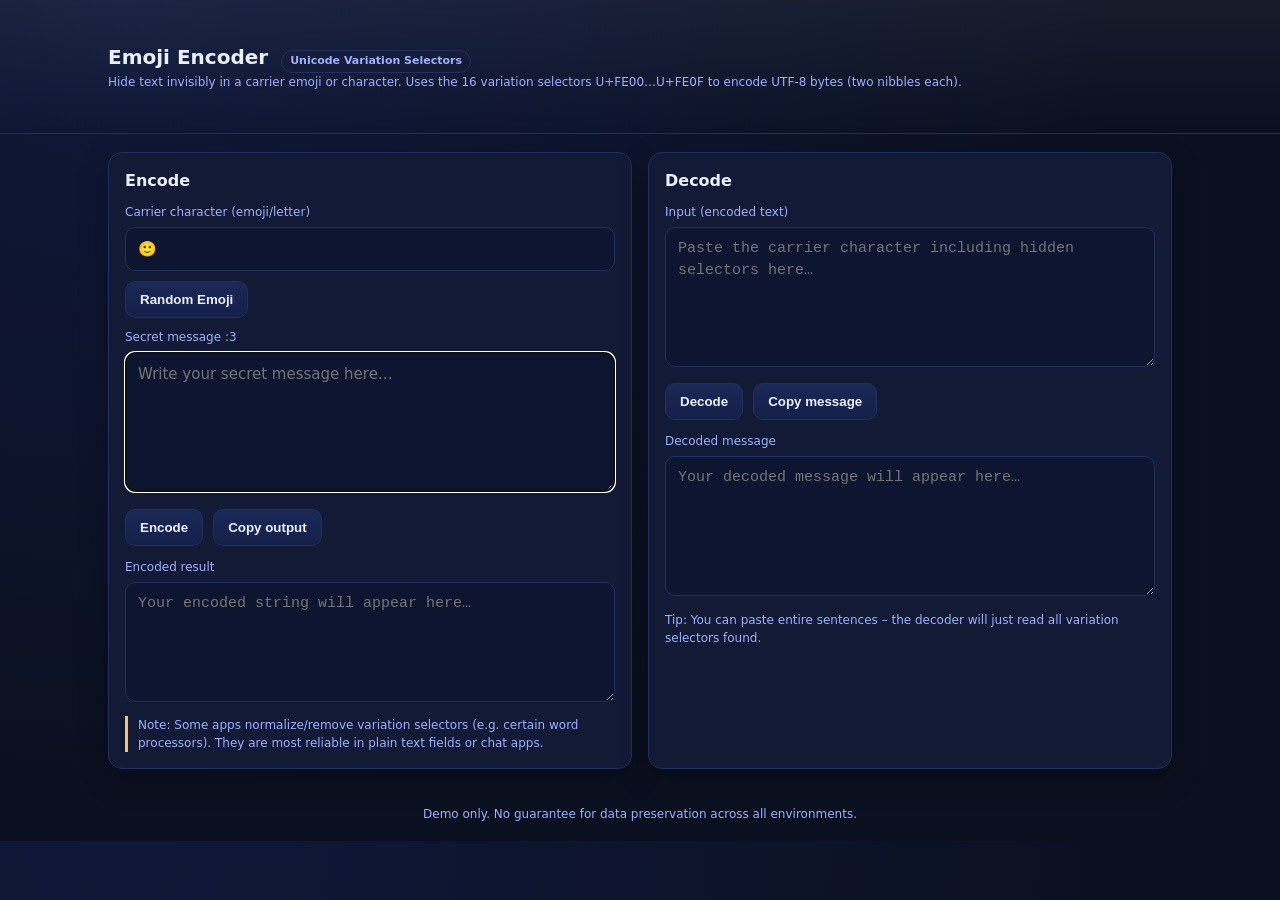
<file: EmojiProject/index.html>
<!doctype html>
<html lang="en">
<head>
  <meta charset="utf-8" />
  <meta name="viewport" content="width=device-width, initial-scale=1" />
  <title>Emoji Encoder – Steganography with Unicode Variation Selectors</title>
  <style>
    :root {
      --bg: #0b1020; --panel: #121a35; --muted: #9db0ff; --text: #eaf0ff; --accent: #7aa2ff; --accent2: #b388ff;
      --border: #20305f;
    }
    * { box-sizing: border-box; }
    body {
      margin: 0; font: 15px/1.5 system-ui, -apple-system, Segoe UI, Roboto, Ubuntu, Cantarell, Noto Sans, Arial, "Apple Color Emoji", "Segoe UI Emoji";
      color: var(--text); background: radial-gradient(1000px 800px at 10% 0%, #10183a, var(--bg));
    }
    header { padding: 24px 20px; border-bottom: 1px solid var(--border); background: linear-gradient(180deg, rgba(255,255,255,0.05), rgba(255,255,255,0)); }
    h1 { margin: 0; font-size: 20px; }
    .wrap { max-width: 1100px; margin: 0 auto; padding: 18px; }
    .grid { display: grid; grid-template-columns: 1fr; gap: 16px; }
    @media (min-width: 900px) { .grid { grid-template-columns: 1fr 1fr; } }
    .card { background: var(--panel); border: 1px solid var(--border); border-radius: 14px; padding: 16px; box-shadow: 0 10px 30px rgba(0,0,0,0.25); }
    .card h2 { margin: 0 0 10px; font-size: 16px; }
    label { display: block; font-size: 12px; color: var(--muted); margin: 10px 0 6px; }
    textarea, input[type="text"] { width: 100%; background: #0e1530; color: var(--text); border: 1px solid var(--border); border-radius: 10px; padding: 10px 12px; font: inherit; resize: vertical; }
    textarea { min-height: 140px; }
    .row { display: flex; gap: 10px; align-items: center; flex-wrap: wrap; }
    .btn {
      appearance: none; border: 1px solid var(--border); background: linear-gradient(180deg, #1b2855, #15204a);
      color: var(--text); padding: 10px 14px; border-radius: 10px; cursor: pointer; font-weight: 600;
    }
    .btn:hover { filter: brightness(1.1); }
    .btn:active { transform: translateY(1px); }
    .muted { color: var(--muted); font-size: 12px; }
    .mono { font-family: ui-monospace, SFMono-Regular, Menlo, Consolas, "Liberation Mono", monospace; }
    .pill { display: inline-block; padding: 2px 8px; border: 1px solid var(--border); border-radius: 999px; margin-left: 6px; font-size: 11px; color: var(--muted); }
    .out { min-height: 120px; }
    footer { color: var(--muted); font-size: 12px; text-align: center; padding: 18px; }
    .warn { border-left: 3px solid #ffbf69; padding-left: 10px; }
  </style>
</head>
<body>
  <header>
    <div class="wrap">
      <h1>Emoji Encoder <span class="pill">Unicode Variation Selectors</span></h1>
      <div class="muted">Hide text invisibly in a carrier emoji or character. Uses the 16 variation selectors U+FE00…U+FE0F to encode UTF‑8 bytes (two nibbles each).</div>
    </div>
  </header>

  <main class="wrap">
    <div class="grid">
      <section class="card">
        <h2>Encode</h2>
        <label for="carrier">Carrier character (emoji/letter)</label>
        <div class="row">
          <input id="carrier" type="text" value="🙂" maxlength="4" />
          <button id="randomCarrier" class="btn" type="button">Random Emoji</button>
        </div>

        <label for="secret">Secret message :3</label>
        <textarea id="secret" placeholder="Write your secret message here…"></textarea>

        <div class="row" style="margin-top:10px;">
          <button id="btnEncode" class="btn" type="button">Encode</button>
          <button id="btnCopyOut" class="btn" type="button">Copy output</button>
        </div>

        <label for="output" style="margin-top:12px;">Encoded result</label>
        <textarea id="output" class="out mono" spellcheck="false" placeholder="Your encoded string will appear here…"></textarea>
        <div class="muted warn" style="margin-top:8px;">Note: Some apps normalize/remove variation selectors (e.g. certain word processors). They are most reliable in plain text fields or chat apps.</div>
      </section>

      <section class="card">
        <h2>Decode</h2>
        <label for="encoded">Input (encoded text)</label>
        <textarea id="encoded" class="mono" spellcheck="false" placeholder="Paste the carrier character including hidden selectors here…"></textarea>

        <div class="row" style="margin-top:10px;">
          <button id="btnDecode" class="btn" type="button">Decode</button>
          <button id="btnCopyMsg" class="btn" type="button">Copy message</button>
        </div>

        <label for="decoded" style="margin-top:12px;">Decoded message</label>
        <textarea id="decoded" class="mono" spellcheck="false" placeholder="Your decoded message will appear here…"></textarea>
        <div class="muted" style="margin-top:8px;">Tip: You can paste entire sentences – the decoder will just read all variation selectors found.</div>
      </section>
    </div>
  </main>

  <footer>
    Demo only. No guarantee for data preservation across all environments.
  </footer>

  <script>
    const VS = Array.from({ length: 16 }, (_, i) => String.fromCodePoint(0xFE00 + i));
    const $ = (sel) => document.querySelector(sel);
    const enc = new TextEncoder();
    const dec = new TextDecoder();

    function encodeMessage(message, carrier = "🙂") {
      if (!carrier) carrier = "🙂";
      const bytes = enc.encode(message);
      let seq = "";
      for (const b of bytes) {
        seq += VS[b >> 4] + VS[b & 0x0f];
      }
      return carrier + seq;
    }

    function decodeMessage(text) {
      const cps = Array.from(text);
      if (cps.length === 0) return "";
      let start = 1;
      if (cps.length > 1 && cps[1].codePointAt(0) === 0xFE0F) {
        start = 2;
      }
      const selectors = [];
      for (let i = start; i < cps.length; i++) {
        const cp = cps[i].codePointAt(0);
        if (cp >= 0xFE00 && cp <= 0xFE0F) selectors.push(cp - 0xFE00);
      }
      if (selectors.length === 0) return "";
      if (selectors.length % 2 !== 0) {
        selectors.pop();
        if (selectors.length % 2 !== 0) {
          throw new Error("Invalid encoding: odd number of nibbles.");
        }
      }
      const bytes = new Uint8Array(selectors.length / 2);
      for (let i = 0; i < selectors.length; i += 2) {
        bytes[i / 2] = (selectors[i] << 4) | selectors[i + 1];
      }
      return dec.decode(bytes);
    }

    $("#btnEncode").addEventListener("click", () => {
      try {
        const out = encodeMessage($("#secret").value || "", $("#carrier").value || "🙂");
        $("#output").value = out;
      } catch (e) {
        alert("Encoding error: " + e.message);
      }
    });

    $("#btnDecode").addEventListener("click", () => {
      try {
        const msg = decodeMessage($("#encoded").value || "");
        $("#decoded").value = msg;
      } catch (e) {
        alert("Decoding error: " + e.message);
      }
    });

    $("#btnCopyOut").addEventListener("click", () => navigator.clipboard.writeText($("#output").value || ""));
    $("#btnCopyMsg").addEventListener("click", () => navigator.clipboard.writeText($("#decoded").value || ""));

    const EMOJIS = ["🙂","😀","😎","🎯","✨","🧩","🔒","🛰️","🪄","🧠","🧪","🎲","🪙","🧭","🗝️","💠","📎","🖇️","📌","🔖","🔮","♟️","🧱","🪵","🎧","🎛️","🕹️"];
    $("#randomCarrier").addEventListener("click", () => {
      $("#carrier").value = EMOJIS[Math.floor(Math.random() * EMOJIS.length)];
    });

    $("#secret").focus();
  </script>
</body>
</html>
</file>
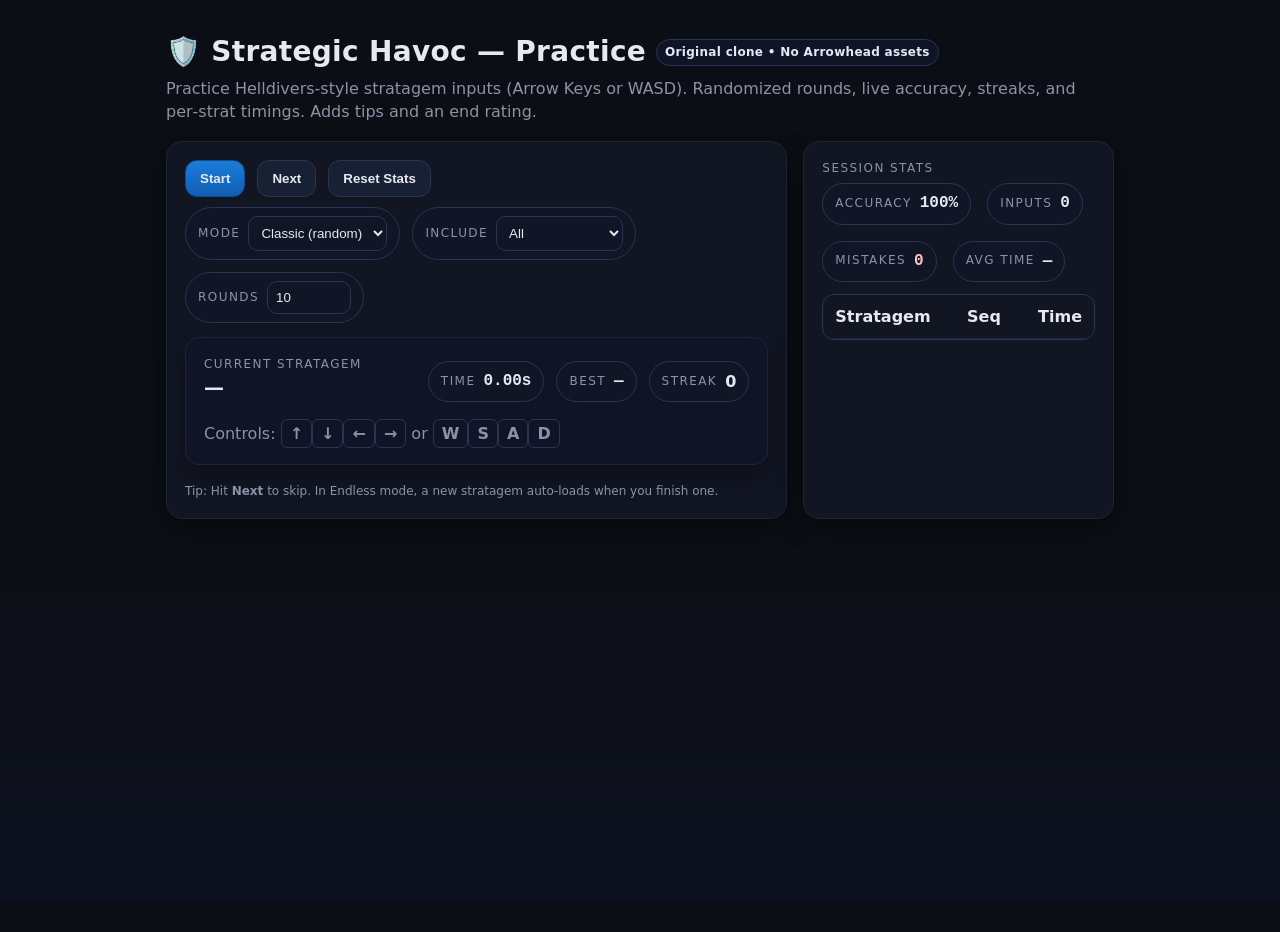
<file: StrategicHavoc/index.html>
<!DOCTYPE html>
<html lang="en">
<head>
<meta charset="utf-8" />
<meta name="viewport" content="width=device-width, initial-scale=1" />
<title>Strategic Havoc — Practice</title>
<style>
  :root{--bg:#0b0e14;--card:#121623;--muted:#8b93a7;--text:#e6e9f2;--acc:#7dd3fc;--good:#22c55e;--bad:#ef4444;--warn:#f59e0b}
  *{box-sizing:border-box}
  html,body{height:100%}
  body{margin:0;background:linear-gradient(180deg,#0b0e14,#0b0e14 60%,#0e1220);color:var(--text);font:16px/1.45 system-ui,Segoe UI,Roboto,Helvetica,Arial,sans-serif}
  .wrap{max-width:980px;margin:32px auto;padding:0 16px}
  .title{font-size:28px;font-weight:800;letter-spacing:.3px;display:flex;align-items:center;gap:10px}
  .subtitle{color:var(--muted);margin-top:4px}
  .card{background:var(--card);border:1px solid #1c2438;border-radius:16px;box-shadow:0 10px 25px rgba(0,0,0,.35);padding:18px}
  .grid{display:grid;gap:16px}
  @media(min-width:860px){.grid{grid-template-columns:2fr 1fr}}
  button{appearance:none;border:1px solid #2a3552;background:#182033;color:var(--text);padding:10px 14px;border-radius:12px;cursor:pointer;font-weight:700}
  button:hover{background:#1b2740}
  button.primary{background:linear-gradient(180deg,#1a7dd8,#115db3);border-color:#0f4b90}
  button.primary:hover{filter:brightness(1.05)}
  .toolbar{display:flex;flex-wrap:wrap;gap:10px;align-items:center}
  .pill{background:#101626;border:1px solid #2a3552;border-radius:999px;padding:8px 12px;display:inline-flex;gap:8px;align-items:center}
  .label{color:var(--muted);font-size:12px;text-transform:uppercase;letter-spacing:.12em}
  .value{font-weight:800}
  .name{font-size:20px;font-weight:800}
  .seq{display:flex;gap:8px;flex-wrap:wrap;margin-top:8px}
  .arrow{font-size:28px;line-height:1;border:1px solid #2a3552;border-radius:10px;padding:8px 10px;min-width:46px;text-align:center;opacity:.9}
  .arrow.done{background:#132818;border-color:#1f4d2a;color:#b8ffcc}
  .arrow.next{outline:2px solid var(--acc);box-shadow:0 0 0 4px rgba(125,211,252,.12)}
  .arrow.bad{background:#2a1214;border-color:#5a1c20;color:#ffc0c7}
  .row{display:flex;gap:12px;align-items:center;flex-wrap:wrap}
  .muted{color:var(--muted)}
  .mono{font-family:ui-monospace,SFMono-Regular,Menlo,Monaco,Consolas,monospace}
  .kbd{border:1px solid #2a3552;background:#0f1426;padding:4px 8px;border-radius:6px;font-weight:700}
  .shake{animation:shake .15s 2}
  @keyframes shake{0%{transform:translateX(0)}25%{transform:translateX(-5px)}50%{transform:translateX(5px)}75%{transform:translateX(-3px)}100%{transform:translateX(0)}}
  .footer{margin-top:18px;color:var(--muted);font-size:12px}
  .select{background:#101626;color:var(--text);border:1px solid #2a3552;border-radius:10px;padding:8px}
  .list{max-height:280px;overflow:auto;border:1px solid #2a3552;border-radius:12px}
  .list table{width:100%;border-collapse:collapse}
  .list th,.list td{padding:10px 12px;border-bottom:1px solid #1b2440}
  .chip{padding:4px 8px;border-radius:999px;font-size:12px;border:1px solid #2a3552;background:#0f1426}
  .good{color:#afffb9}
  .bad{color:#ffc0c7}
  #overlay{position:fixed;inset:0;background:rgba(0,0,0,.6);backdrop-filter:blur(4px);display:none;place-items:center;z-index:50}
  #summary{width:min(720px,95vw);background:#0f1426;border:1px solid #2a3552;border-radius:16px;box-shadow:0 18px 40px rgba(0,0,0,.5);padding:18px}
  .rating{font-size:42px;font-weight:900;letter-spacing:.02em}
  .tips{display:grid;gap:10px;margin-top:10px}
  .tip{background:#121623;border:1px solid #1c2438;border-radius:12px;padding:10px}
</style>
</head>
<body>
  <div class="wrap">
    <div class="title">🛡️ Strategic Havoc — Practice<span class="chip">Original clone • No Arrowhead assets</span></div>
    <div class="subtitle">Practice Helldivers‑style stratagem inputs (Arrow Keys or WASD). Randomized rounds, live accuracy, streaks, and per‑strat timings. Adds tips and an end rating.</div>

    <div class="grid" style="margin-top:18px">
      <div class="card" id="play">
        <div class="toolbar" style="justify-content:space-between">
          <div class="row">
            <button id="start" class="primary">Start</button>
            <button id="next">Next</button>
            <button id="reset">Reset Stats</button>
          </div>
          <div class="row">
            <span class="pill"><span class="label">Mode</span>
              <select id="mode" class="select">
                <option value="classic">Classic (random)</option>
                <option value="endless">Endless</option>
              </select>
            </span>
            <span class="pill"><span class="label">Include</span>
              <select id="filter" class="select"><option value="all">All</option></select>
            </span>
            <span class="pill"><span class="label">Rounds</span>
              <input id="rounds" class="select" type="number" min="3" max="99" value="10" style="width:84px">
            </span>
          </div>
        </div>

        <div style="margin-top:14px"></div>
        <div class="card" style="background:#0f1426;border-radius:14px">
          <div class="row" style="justify-content:space-between;align-items:flex-end">
            <div>
              <div class="label">Current Stratagem</div>
              <div id="name" class="name">—</div>
            </div>
            <div class="row">
              <div class="pill"><span class="label">Time</span> <span class="value mono" id="time">0.00s</span></div>
              <div class="pill"><span class="label">Best</span> <span class="value mono" id="best">—</span></div>
              <div class="pill"><span class="label">Streak</span> <span class="value" id="streak">0</span></div>
            </div>
          </div>
          <div class="seq" id="seq" style="margin-top:10px"></div>
          <div class="muted" style="margin-top:10px">Controls: <span class="kbd">↑</span><span class="kbd">↓</span><span class="kbd">←</span><span class="kbd">→</span> or <span class="kbd">W</span><span class="kbd">S</span><span class="kbd">A</span><span class="kbd">D</span></div>
        </div>

        <div class="footer">Tip: Hit <b>Next</b> to skip. In Endless mode, a new stratagem auto‑loads when you finish one.</div>
      </div>

      <div class="card" id="stats">
        <div class="label">Session Stats</div>
        <div class="row" style="margin-top:6px;gap:16px">
          <div class="pill"><span class="label">Accuracy</span> <span class="value mono" id="acc">100%</span></div>
          <div class="pill"><span class="label">Inputs</span> <span class="value mono" id="inputs">0</span></div>
          <div class="pill"><span class="label">Mistakes</span> <span class="value mono bad" id="miss">0</span></div>
          <div class="pill"><span class="label">Avg Time</span> <span class="value mono" id="avg">—</span></div>
        </div>
        <div class="list" style="margin-top:12px">
          <table>
            <thead><tr><th align="left">Stratagem</th><th align="left">Seq</th><th align="right">Time</th></tr></thead>
            <tbody id="hist"></tbody>
          </table>
        </div>
      </div>
    </div>
  </div>

  <div id="overlay">
    <div id="summary" role="dialog" aria-modal="true">
      <div class="row" style="justify-content:space-between;align-items:center">
        <div class="rating" id="finalGrade">—</div>
        <div class="pill"><span class="label">Confidence</span> <span class="value mono" id="conf">—</span></div>
      </div>
      <div class="row" style="margin-top:8px;gap:12px;flex-wrap:wrap">
        <div class="pill"><span class="label">Overall Acc</span> <span class="value mono" id="sAcc">—</span></div>
        <div class="pill"><span class="label">Avg Time</span> <span class="value mono" id="sAvg">—</span></div>
        <div class="pill"><span class="label">Median</span> <span class="value mono" id="sMed">—</span></div>
        <div class="pill"><span class="label">Consistency</span> <span class="value mono" id="sCv">—</span></div>
      </div>
      <div class="tips" id="tips"></div>
      <div class="row" style="margin-top:14px;justify-content:flex-end;gap:8px">
        <button id="again" class="primary">Play Again</button>
        <button id="close">Close</button>
      </div>
    </div>
  </div>

<script>
const ICON={Up:'\u2191',Down:'\u2193',Left:'\u2190',Right:'\u2192'}
const KEY_TO_DIR={ArrowUp:'Up',ArrowDown:'Down',ArrowLeft:'Left',ArrowRight:'Right',w:'Up',W:'Up',s:'Down',S:'Down',a:'Left',A:'Left',d:'Right',D:'Right'}
let STRATS=[]
let CATEGORIES=[]
let current=null
let ptr=0
let running=false
let startTime=0
let streak=0
let inputs=0
let mistakes=0
let times=[]
let roundsDone=0
let targetRounds=10
let inputsAtStart=0
let mistakesAtStart=0
let earlyFails=0
let wrongDir={Up:0,Down:0,Left:0,Right:0}
let wrongPos=[]
let records=[]
const clickAudio=new Audio('Click.mp3'); clickAudio.volume=1.0
const tracks=['bSFX.mp3','bSFX2.mp3']
let currentTrackIndex=0
let bgAudio=new Audio(tracks[currentTrackIndex]); bgAudio.volume=1.0; bgAudio.loop=false
bgAudio.addEventListener('ended',()=>{currentTrackIndex=(currentTrackIndex+1)%tracks.length; bgAudio.src=tracks[currentTrackIndex]; bgAudio.play()})
function playClick(){try{clickAudio.currentTime=0;clickAudio.play()}catch(e){}}
function sample(list){return list[Math.floor(Math.random()*list.length)]}
function fmtTime(ms){return (ms/1000).toFixed(2)+'s'}
function mean(arr){return arr.length?(arr.reduce((a,b)=>a+b,0)/arr.length):0}
function median(arr){if(!arr.length) return 0; const s=[...arr].sort((a,b)=>a-b); const m=Math.floor(s.length/2); return s.length%2? s[m]: (s[m-1]+s[m])/2}
function stdev(arr){if(arr.length<2) return 0; const m=mean(arr); const v=arr.reduce((a,b)=>a+(b-m)*(b-m),0)/(arr.length-1); return Math.sqrt(v)}
function filtered(){const f=document.getElementById('filter').value; if(f==='all') return STRATS; return STRATS.filter(x=>x.cat===f)}
function renderSeq(){const box=document.getElementById('seq'); box.innerHTML=''; current.seqArr.forEach((d,i)=>{const el=document.createElement('div'); el.className='arrow'+(i<ptr?' done':'')+(i===ptr?' next':''); el.textContent=ICON[d]||d; box.appendChild(el)})}
function setStrat(item){current={name:item.name,cat:item.cat,seqArr:item.seq.split(',').map(s=>s.trim())}; ptr=0; startTime=performance.now(); running=true; document.getElementById('name').textContent=current.name; renderSeq(); document.getElementById('time').textContent='0.00s'; inputsAtStart=inputs; mistakesAtStart=mistakes}
function nextStrat(){const list=filtered(); setStrat(sample(list))}
function complete(){const t=performance.now()-startTime; times.push(t); streak++; roundsDone++; document.getElementById('streak').textContent=String(streak); document.getElementById('time').textContent=fmtTime(t); document.getElementById('avg').textContent=times.length?fmtTime(mean(times)):'—'; const k='best:'+current.name; const bestPrev=+localStorage.getItem(k)||Infinity; if(t<bestPrev){localStorage.setItem(k,String(t))} document.getElementById('best').textContent=isFinite(bestPrev)?fmtTime(Math.min(bestPrev,t)):fmtTime(t); const tr=document.createElement('tr'); tr.innerHTML=`<td>${current.name}</td><td class="mono">${current.seqArr.map(d=>ICON[d]).join(' ')}</td><td align="right" class="mono">${fmtTime(t)}</td>`; document.getElementById('hist').prepend(tr); const mThis=mistakes-mistakesAtStart; const inpThis=inputs-inputsAtStart; records.push({name:current.name,cat:current.cat,time:t,seqLen:current.seqArr.length,mistakes:mThis,inputs:inpThis}); if(document.getElementById('mode').value==='endless'){if(roundsDone>=targetRounds){summarize()} else nextStrat()} else {if(roundsDone>=targetRounds){summarize()} running=false}}
function fail(){mistakes++; document.getElementById('miss').textContent=String(mistakes); const box=document.getElementById('seq'); box.classList.remove('shake'); void box.offsetWidth; box.classList.add('shake'); const child=box.children[ptr]; if(child) child.classList.add('bad'); if(ptr===0) earlyFails++; wrongPos[ptr]=(wrongPos[ptr]||0)+1; ptr=0; renderSeq()}
function handle(dir){if(!running||!current) return; playClick(); inputs++; document.getElementById('inputs').textContent=String(inputs); const acc=100*(inputs-mistakes)/Math.max(1,inputs); document.getElementById('acc').textContent=acc.toFixed(0)+'%'; if(dir===current.seqArr[ptr]){ptr++; renderSeq(); if(ptr>=current.seqArr.length) complete()} else {wrongDir[dir]=(wrongDir[dir]||0)+1; fail()}}
setInterval(()=>{if(running&&startTime){const t=performance.now()-startTime; document.getElementById('time').textContent=fmtTime(t); const bestPrev=+localStorage.getItem('best:'+(current?.name||''))||NaN; document.getElementById('best').textContent=isFinite(bestPrev)?fmtTime(bestPrev):'—'}},50)
addEventListener('keydown',e=>{const d=KEY_TO_DIR[e.key]; if(d){e.preventDefault(); handle(d)}})
document.getElementById('start').onclick=()=>{streak=0;times=[];inputs=0;mistakes=0;roundsDone=0;records=[];wrongDir={Up:0,Down:0,Left:0,Right:0};wrongPos=[];updateStatsUI(); if(STRATS.length===0){return} targetRounds=Math.max(3,Math.min(99,parseInt(document.getElementById('rounds').value||'10',10))); nextStrat(); if(bgAudio.paused){bgAudio.play().catch(()=>{})}}
document.getElementById('next').onclick=()=>{if(STRATS.length) nextStrat()}
document.getElementById('reset').onclick=()=>{streak=0;times=[];inputs=0;mistakes=0;roundsDone=0;records=[];wrongDir={Up:0,Down:0,Left:0,Right:0};wrongPos=[];updateStatsUI(); document.getElementById('hist').innerHTML=''}
document.getElementById('filter').onchange=()=>{}
function updateStatsUI(){document.getElementById('streak').textContent='0'; document.getElementById('acc').textContent='100%'; document.getElementById('inputs').textContent='0'; document.getElementById('miss').textContent='0'; document.getElementById('time').textContent='0.00s'; document.getElementById('best').textContent='—'; document.getElementById('avg').textContent='—'; document.getElementById('name').textContent='—'; document.getElementById('seq').innerHTML=''}
updateStatsUI()
async function loadINI(){try{const res=await fetch('stratagems.ini',{cache:'no-store'}); const txt=await res.text(); const parsed=parseINI(txt); const items=parsed.items; const sections=parsed.sections; const cats=new Set(); const list=[]; items.forEach(name=>{const sec=sections[name]; if(!sec) return; const cat=(sec.Category||'Other').trim(); const seq=(sec.Sequence||'').split(',').map(s=>s.trim()).join(','); if(seq) list.push({name,cat,seq}); cats.add(cat)}); STRATS=list; CATEGORIES=Array.from(cats).sort((a,b)=>a.localeCompare(b)); const filter=document.getElementById('filter'); CATEGORIES.forEach(c=>{const opt=document.createElement('option'); opt.value=c; opt.textContent=c; filter.appendChild(opt)})}catch(_){STRATS=[]}}
function parseINI(s){const lines=s.split(/\r?\n/); const sections={}; let cur=null; let items=[]; for(const raw of lines){const line=raw.trim(); if(!line||line.startsWith(';')||line.startsWith('#')) continue; const m=line.match(/^\[(.+?)\]$/); if(m){cur=m[1]; if(!(cur in sections)) sections[cur]={}; continue} const kv=line.split('='); if(kv.length>=2&&cur){const k=kv.shift().trim(); const v=kv.join('=').trim(); sections[cur][k]=v}} if(sections['Stratagems']&&sections['Stratagems']['Items']){items=sections['Stratagems']['Items'].split('|').map(s=>s.trim()).filter(Boolean)} return {sections,items}}
function summarize(){const overlay=document.getElementById('overlay'); const tipsEl=document.getElementById('tips'); const confEl=document.getElementById('conf'); const gradeEl=document.getElementById('finalGrade'); const sAccEl=document.getElementById('sAcc'); const sAvgEl=document.getElementById('sAvg'); const sMedEl=document.getElementById('sMed'); const sCvEl=document.getElementById('sCv'); tipsEl.innerHTML=''; const totalInputs=records.reduce((a,r)=>a+r.inputs,0); const totalMistakes=records.reduce((a,r)=>a+r.mistakes,0); const acc= totalInputs? (1 - totalMistakes/totalInputs):1; const avg=mean(records.map(r=>r.time)); const med=median(records.map(r=>r.time)); const cv= avg? (stdev(records.map(r=>r.time))/avg):0; const seqAvg=records.length? mean(records.map(r=>r.seqLen)):0; const speedPerInput= avg / Math.max(1, seqAvg); const accScore=acc*100; const speedScore=Math.max(0, 100*(0.45/Math.max(0.45,speedPerInput))); const consScore= Math.max(0, 100*(1-Math.min(0.6,cv)/0.6)); let score=0.5*accScore+0.3*speedScore+0.2*consScore; score=Math.max(0,Math.min(100,score)); const conf=Math.max(0, Math.min(100, Math.round(100*Math.min(1, records.length/Math.max(3,targetRounds))))); const grade= score>=90?'S': score>=80?'A': score>=70?'B': score>=60?'C':'D'; gradeEl.textContent=grade+' ('+Math.round(score)+'%)'; confEl.textContent=conf+'%'; sAccEl.textContent=Math.round(acc*100)+'%'; sAvgEl.textContent=fmtTime(avg); sMedEl.textContent=fmtTime(med); sCvEl.textContent=(cv*100).toFixed(1)+'%'; const addTip=t=>{const div=document.createElement('div'); div.className='tip'; div.textContent=t; tipsEl.appendChild(div)}; if(acc<0.9) addTip('Accuracy below 90%. Slow the first input and confirm the highlight before committing.'); if(earlyFails/Math.max(1,records.length)>0.25) addTip('Frequent first‑key errors. Glance the first arrow, then buffer the next two.'); if(speedPerInput>0.6) addTip('Speed per input is on the high side. Drill short 3‑4 arrow sequences to build rhythm.'); if(cv>0.35) addTip('Inconsistent times. Keep a steady tempo; avoid rushing after mistakes.'); const worst=records.slice().sort((a,b)=>b.mistakes-a.mistakes)[0]; if(worst&&worst.mistakes>=2) addTip('Trouble with "'+worst.name+'". Break it into pairs and chant directions.'); const dirOrder=['Up','Down','Left','Right']; const worstDir=dirOrder.reduce((m,d)=> (wrongDir[d]>(wrongDir[m]||0)?d:m), 'Up'); if((wrongDir[worstDir]||0)>=3) addTip('You miss "'+worstDir+'" more often. Practice precision taps for that direction.'); const posIdx=wrongPos.reduce((mi,cv,i,arr)=> cv>(arr[mi]||0)?i:mi,0); if((wrongPos[posIdx]||0)>=3) addTip('Most mistakes happen at position '+(posIdx+1)+'. Pause briefly before that step.'); if(records.length>=targetRounds && acc>=0.95 && speedPerInput<=0.35) addTip('Great fundamentals. Increase rounds or switch to Endless for endurance.'); overlay.style.display='grid'}
document.getElementById('again').onclick=()=>{document.getElementById('overlay').style.display='none'; document.getElementById('start').click()}
document.getElementById('close').onclick=()=>{document.getElementById('overlay').style.display='none'}
loadINI()
</script>
</body>
</html>
</file>
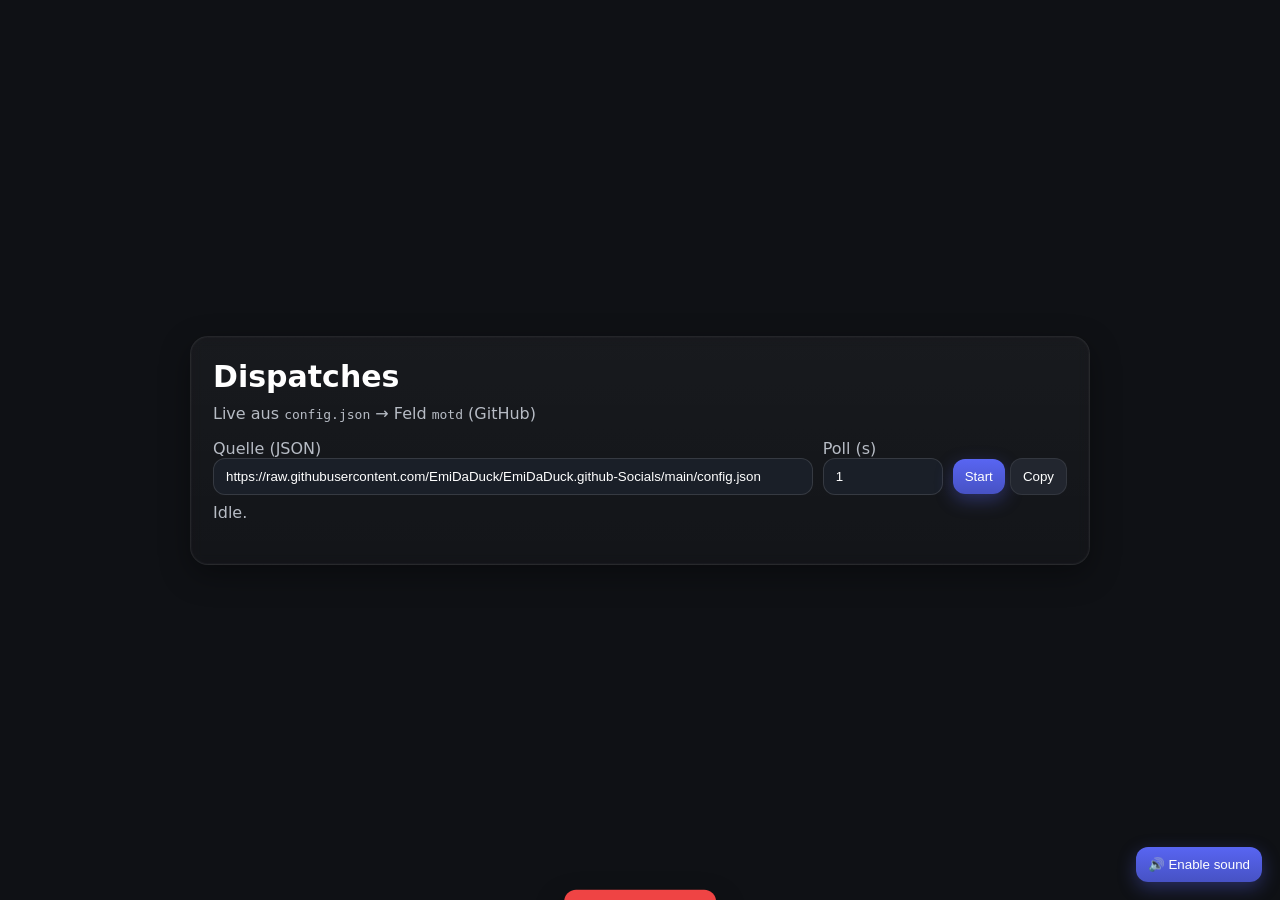
<file: dispatches.html>
<!DOCTYPE html>
<html lang="de">
<head>
  <meta charset="utf-8" />
  <meta name="viewport" content="width=device-width,initial-scale=1" />
  <title>Dispatches • Live</title>
  <meta name="theme-color" content="#0f1115">
  <style>
    :root{--fg:#fff;--muted:#b7bcc5;--accent:#5865f2;--cyan:#00e5ff;--bg:#0f1115}
    *{box-sizing:border-box}
    html,body{height:100%;margin:0;color:var(--fg);background:var(--bg);
      font-family:ui-sans-serif,system-ui,-apple-system,Segoe UI,Roboto,Arial,"Noto Sans","Helvetica Neue",sans-serif}
    .wrap{min-height:100%;display:grid;place-items:center;padding:40px 16px}
    .card{width:100%;max-width:900px;border-radius:18px;padding:22px 22px 26px;
      background:linear-gradient(180deg,rgba(255,255,255,.04),rgba(255,255,255,.02));
      border:1px solid rgba(255,255,255,.07);backdrop-filter:blur(6px);
      box-shadow:0 10px 30px rgba(0,0,0,.35),inset 0 0 0 1px rgba(255,255,255,.02)}
    h1{margin:0 0 10px;font-size:clamp(22px,4.5vw,30px)}
    .muted{color:var(--muted)}
    .row{display:flex;flex-wrap:wrap;gap:10px;margin-top:16px;align-items:flex-end}
    .row>*{flex:1 1 260px}
    .input{width:100%;padding:10px 12px;border-radius:12px;border:1px solid rgba(255,255,255,.12);
      background:#1a1f28;color:#fff}
    .btn{display:inline-block;padding:10px 12px;border-radius:12px;text-decoration:none;color:#fff;border:0;cursor:pointer;
      background:linear-gradient(180deg,var(--accent),#4752c4);box-shadow:0 6px 18px rgba(88,101,242,.35)}
    .btn.secondary{background:#22262f;border:1px solid rgba(255,255,255,.08);box-shadow:none}
    .status{margin-top:8px;color:var(--muted)}
    .feed{margin-top:16px;display:grid;gap:12px}
    .item{padding:14px;border-radius:14px;background:#121721;border:1px solid rgba(255,255,255,.08)}
    .meta{font-size:12px;color:var(--muted);margin-bottom:6px}
    .badge{display:inline-block;padding:4px 8px;border-radius:999px;background:#222734;border:1px solid rgba(255,255,255,.08);font-size:12px}
    .title{margin:0 0 6px;font-size:16px}
    .body{margin:0;white-space:pre-wrap;word-break:break-word;font-family:ui-monospace,Consolas,Menlo,monospace}
    .pulse{animation:pulse 720ms ease-out 1}
    @keyframes pulse{
      0%{box-shadow:0 0 0 0 rgba(0,229,255,.45)}
      100%{box-shadow:0 0 0 28px rgba(0,229,255,0)}
    }
    #banner{position:fixed;left:50%;bottom:18px;transform:translateX(-50%) translateY(120%);
      background:#ef4444;color:#fff;border-radius:12px;padding:10px 14px;box-shadow:0 14px 30px rgba(0,0,0,.45);
      z-index:5;transition:transform 260ms cubic-bezier(.2,.8,.2,1)}
    #banner.show{transform:translateX(-50%) translateY(0)}
    #soundBtn{position:fixed;right:18px;bottom:18px;z-index:6}
  </style>
</head>
<body>
  <main class="wrap">
    <section id="card" class="card">
      <h1>Dispatches</h1>
      <div class="muted">Live aus <code>config.json</code> → Feld <code>motd</code> (GitHub)</div>

      <div class="row">
        <div>
          <label for="src" class="muted">Quelle (JSON)</label>
          <input id="src" class="input" type="url"
                 value="https://raw.githubusercontent.com/EmiDaDuck/EmiDaDuck.github-Socials/main/config.json"
                 placeholder="Absolute RAW-URL oder relative config.json" />
        </div>
        <div style="max-width:120px">
          <label for="interval" class="muted">Poll (s)</label>
          <input id="interval" class="input" type="number" min="1" max="60" value="1" />
        </div>
        <div style="flex:0 0 auto">
          <button id="start" class="btn">Start</button>
          <button id="copy" class="btn secondary">Copy</button>
        </div>
      </div>

      <div id="status" class="status">Idle.</div>
      <div id="feed" class="feed"></div>
    </section>
  </main>

  <button id="soundBtn" class="btn" title="Enable sound">🔊 Enable sound</button>
  <div id="banner" role="status" aria-live="polite">Neuer Dispatch</div>

  <script>
    const $ = id => document.getElementById(id)
    const srcIn = $('src'), intervalIn = $('interval'), startBtn = $('start'), copyBtn = $('copy')
    const statusEl = $('status'), feedEl = $('feed'), card = $('card'), banner = $('banner'), soundBtn = $('soundBtn')

    // Sound (optional)
    let audioCtx=null, soundOn=false
    soundBtn.addEventListener('click', ()=>{
      if(!audioCtx){ try{ audioCtx = new (window.AudioContext||window.webkitAudioContext)() }catch(e){} }
      if(audioCtx){ audioCtx.resume && audioCtx.resume(); soundOn=true; soundBtn.textContent='🔊 Sound on' }
    })
    function beep(){
      if(!soundOn || !audioCtx) return
      try{
        const o = audioCtx.createOscillator(), g = audioCtx.createGain()
        o.type='triangle'; o.frequency.value=880; g.gain.value=0.0026
        o.connect(g).connect(audioCtx.destination); o.start()
        setTimeout(()=>o.stop(), 180)
        setTimeout(()=>{ const o2=audioCtx.createOscillator(), g2=audioCtx.createGain()
          o2.type='square'; o2.frequency.value=1320; g2.gain.value=0.0022
          o2.connect(g2).connect(audioCtx.destination); o2.start(); setTimeout(()=>o2.stop(), 140)
        }, 200)
      }catch(_){}
    }

    // State
    let etag=null, lastModified=null, lastText=null, lastId=null, timer=null, running=false, fetching=false
    const LIMIT=30

    // Restore prefs
    const q = new URLSearchParams(location.search)
    const qsSrc = q.get('src')
    if(qsSrc) srcIn.value = qsSrc
    srcIn.value = localStorage.getItem('dispatch_src') || srcIn.value
    intervalIn.value = localStorage.getItem('dispatch_interval') || intervalIn.value

    startBtn.addEventListener('click', start)
    intervalIn.addEventListener('change', ()=>localStorage.setItem('dispatch_interval', String(Math.max(1, +intervalIn.value||1))))
    srcIn.addEventListener('change', ()=>localStorage.setItem('dispatch_src', srcIn.value.trim()))
    copyBtn.addEventListener('click', ()=>{
      const first = feedEl.querySelector('.item pre'); if(!first) return
      navigator.clipboard.writeText(first.textContent||'')
      showBanner('Kopiert')
    })

    // Auto start
    start()
    document.addEventListener('visibilitychange', ()=>{ if(!document.hidden && running) tick(true) })

    function start(){
      running=true; clearTimeout(timer)
      etag = lastModified = null
      statusEl.textContent='Listening…'
      tick(true)
    }

    async function tick(immediate){
      if(!running || fetching) return
      fetching = true
      try{
        const uo = new URL(srcIn.value.trim() || 'config.json', location.href); uo.searchParams.set('_', String(Date.now())); const url = uo.href
        const headers = { 'Cache-Control':'no-cache', 'Pragma':'no-cache' }
        if(etag) headers['If-None-Match']=etag
        if(lastModified) headers['If-Modified-Since']=lastModified

        const res = await fetch(url, { headers, cache:'no-store', keepalive:true, credentials:'omit', mode:'cors' })
        if(res.status===200){
          etag = res.headers.get('ETag'); lastModified = res.headers.get('Last-Modified')
          let text = await res.text()
          if(text.charCodeAt(0)===0xFEFF) text = text.slice(1) // strip BOM
          let obj=null
          try{ obj = JSON.parse(text) }catch(e){
            statusEl.textContent='JSON-Fehler'; renderItem({id:'—', utc:isoUtc(), title:'Parse Error', body:text})
            schedule(immediate); fetching=false; return
          }
          const motd = typeof obj.motd==='string' ? obj.motd : (obj && obj.motd!=null ? String(obj.motd) : '')
          if(motd !== lastText){
            lastText = motd
            const parsed = parsePayload(motd, obj)
            onNew(parsed)
          }
          statusEl.textContent='Live'
        }else if(res.status===304){
          statusEl.textContent='Live'
        }else{
          statusEl.textContent='HTTP '+res.status
        }
      }catch(e){
        statusEl.textContent = 'Error: ' + (e && e.message || e)
      }finally{
        fetching=false
        schedule(immediate)
      }
    }
    function schedule(immediate){
      clearTimeout(timer)
      const wait = immediate ? 0 : Math.max(1, +intervalIn.value || 1) * 1000
      timer = setTimeout(()=>tick(false), wait)
    }

    function parsePayload(text, fullObj){
      // Allow optional header lines inside motd (e.g., "MSG-ID:123\nUTC:2025-08-19Z\nMessage")
      const lines = String(text||'').split(/\\r?\\n/)
      let id=null, utc=null, bodyStart=0
      for(let i=0;i<Math.min(4,lines.length);i++){
        const L=lines[i]
        if(/^MSG-ID\\s*:/.test(L)){ id=(L.split(':')[1]||'').trim(); bodyStart=i+1 }
        if(/^UTC\\s*:/.test(L)){ utc=L.split(':').slice(1).join(':').trim(); bodyStart=i+1 }
      }
      const body = lines.slice(bodyStart).join('\\n').trim()
      const title = body.split('\\n')[0]?.slice(0,80) || (body ? 'Dispatch' : '—')
      if(!id){ // fall back to synthetic ID from timestamp+length
        id = `${Date.now()}-${body.length}`
      }
      if(!utc){
        utc = fullObj && (fullObj.UTC || fullObj.updatedAt || fullObj.updated_at) || isoUtc()
      }
      return { id, utc, title, body }
    }

    function onNew(p){
      if(p.id && p.id===lastId) return; lastId = p.id
      renderItem(p, true)
      showBanner('Neuer Dispatch')
      beep()
    }

    function renderItem(p, toTop){
      const item = document.createElement('article')
      item.className='item'
      item.innerHTML = `
        <div class="meta"><span class="badge">MSG ${esc(p.id||'—')}</span> ${p.utc ? `<span>${esc(p.utc)}</span>`:''}</div>
        <h3 class="title">${esc(p.title||'Dispatch')}</h3>
        <pre class="body">${esc(p.body||'')}</pre>`
      if(toTop) feedEl.prepend(item); else feedEl.appendChild(item)
      while(feedEl.children.length>LIMIT) feedEl.lastChild.remove()
      card.classList.remove('pulse'); void card.offsetWidth; card.classList.add('pulse')
    }

    function showBanner(txt){
      if(txt) banner.textContent = txt
      banner.classList.add('show'); setTimeout(()=>banner.classList.remove('show'), 1600)
    }
    function esc(s){ return (s||'').replace(/[&<>"']/g, m=>({ '&':'&amp;','<':'&lt;','>':'&gt;','"':'&quot;',\"'\":'&#39;' }[m])) }
    function isoUtc(){ return new Date().toISOString().replace('T',' ').replace('Z',' UTC') }
  </script>
</body>
</html>
</file>
